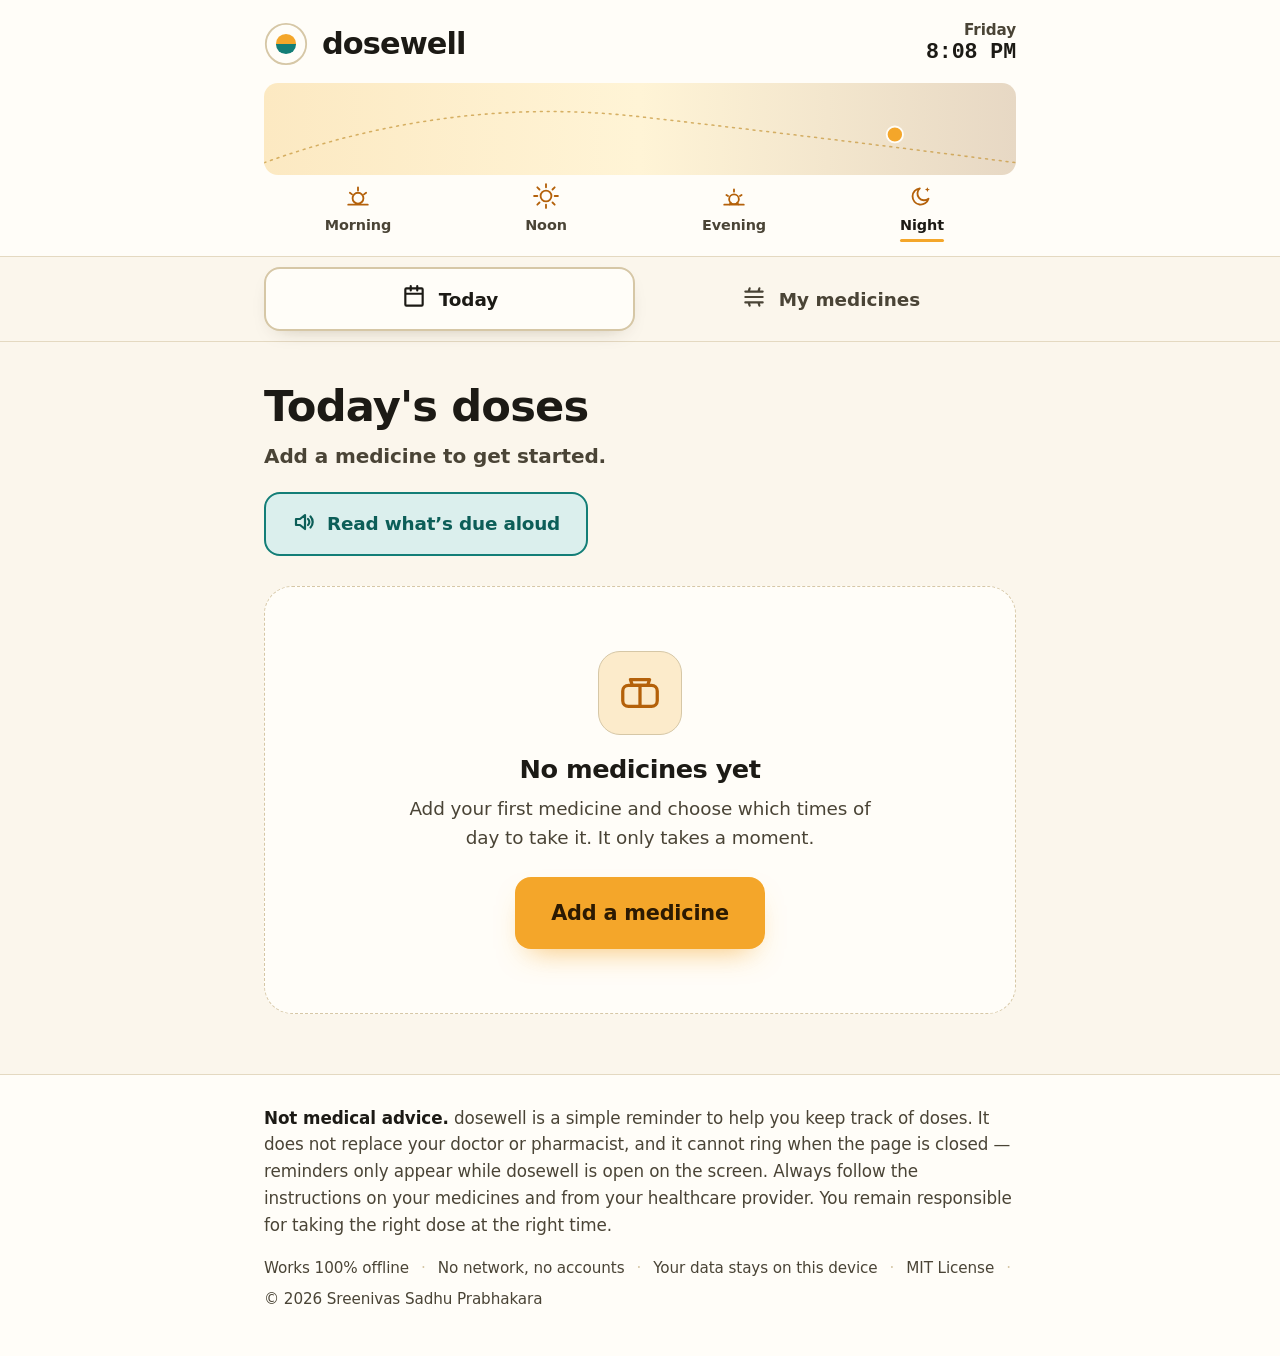
<file: index.html>
<!doctype html>
<html lang="en">
<head>
  <meta charset="utf-8">
  <meta name="viewport" content="width=device-width, initial-scale=1">
  <meta http-equiv="Content-Security-Policy" content="default-src 'self'; connect-src 'none'; img-src 'self' data:; base-uri 'none'; form-action 'none'; frame-ancestors 'none'; object-src 'none'">
  <title>dosewell — a gentle medication reminder for elders</title>
  <meta name="description" content="A big, calm, easy medication reminder. Add your medicines, choose Morning, Noon, Evening or Night, and tap one giant button when a dose is taken. Works fully offline, nothing leaves your device.">
  <meta name="color-scheme" content="light dark">
  <link rel="canonical" href="https://sreenivas-sadhu-prabhakara.github.io/dosewell/">
  <meta name="robots" content="index, follow, max-image-preview:large">
  <meta name="author" content="Sreenivas Sadhu Prabhakara">
  <meta name="keywords" content="medication reminder, pill reminder, elderly medication tracker, dose reminder app, senior friendly reminder, take your pills, caregiver medication list, offline pill tracker, large button medicine reminder">
  <meta name="theme-color" content="#FBF6EC" media="(prefers-color-scheme: light)">
  <meta name="theme-color" content="#1C1A15" media="(prefers-color-scheme: dark)">

  <!-- Open Graph -->
  <meta property="og:type" content="website">
  <meta property="og:site_name" content="dosewell">
  <meta property="og:title" content="dosewell — a gentle medication reminder for elders">
  <meta property="og:description" content="Add your medicines, choose Morning, Noon, Evening or Night, and tap one giant button when a dose is taken. Big, calm, and fully offline — nothing leaves your device.">
  <meta property="og:url" content="https://sreenivas-sadhu-prabhakara.github.io/dosewell/">
  <meta property="og:locale" content="en_US">
  <meta property="og:image" content="https://sreenivas-sadhu-prabhakara.github.io/dosewell/og-image.png">
  <meta property="og:image:width" content="1200">
  <meta property="og:image:height" content="630">
  <meta property="og:image:alt" content="dosewell — never miss a dose, one gentle tap at a time">

  <!-- Twitter -->
  <meta name="twitter:card" content="summary_large_image">
  <meta name="twitter:title" content="dosewell — a gentle medication reminder for elders">
  <meta name="twitter:description" content="Add your medicines, choose Morning, Noon, Evening or Night, and tap one giant button when a dose is taken. Big, calm, and fully offline.">
  <meta name="twitter:image" content="https://sreenivas-sadhu-prabhakara.github.io/dosewell/og-image.png">
  <meta name="twitter:image:alt" content="dosewell — never miss a dose, one gentle tap at a time">

  <link rel="stylesheet" href="styles.css">
  <link rel="icon" href="favicon.svg" type="image/svg+xml">
  <link rel="apple-touch-icon" href="apple-touch-icon.png">
  <link rel="manifest" href="manifest.webmanifest">

  <!-- Structured data (data block; not affected by script-src) -->
  <script type="application/ld+json">
  {
    "@context": "https://schema.org",
    "@type": "WebApplication",
    "name": "dosewell",
    "description": "A large-type, elder-friendly medication reminder. Add medicines, choose day-parts (Morning, Noon, Evening, Night), and mark each dose taken with one big button. Reminders can be read aloud. Runs fully offline in your browser; nothing is transmitted.",
    "url": "https://sreenivas-sadhu-prabhakara.github.io/dosewell/",
    "applicationCategory": "HealthApplication",
    "operatingSystem": "Any (modern web browser)",
    "browserRequirements": "Requires a modern web browser with JavaScript enabled.",
    "isAccessibleForFree": true,
    "offers": { "@type": "Offer", "price": "0", "priceCurrency": "USD" },
    "license": "https://opensource.org/licenses/MIT",
    "author": { "@type": "Person", "name": "Sreenivas Sadhu Prabhakara" },
    "softwareVersion": "0.1.0",
    "featureList": [
      "Add medicines with a dose note and an optional photo of the pill",
      "Simple day-parts instead of exact clock times: Morning, Noon, Evening, Night",
      "A large Today view grouped by time of day",
      "One giant Taken button per dose, saved per calendar day",
      "Progress line showing how many doses are taken today",
      "Read today's due doses aloud with the browser voice",
      "Runs 100% offline; data stays in your browser only"
    ]
  }
  </script>
  <script type="application/ld+json">
  {
    "@context": "https://schema.org",
    "@type": "FAQPage",
    "mainEntity": [
      {
        "@type": "Question",
        "name": "Will dosewell remind me even when the app is closed?",
        "acceptedAnswer": {
          "@type": "Answer",
          "text": "No. dosewell shows and can read out your doses only while the page is open on the screen. True background alarms that ring when the app is closed need a server and notifications, which are deliberately out of scope. Keep the page open, or use it alongside a phone alarm."
        }
      },
      {
        "@type": "Question",
        "name": "Is my medication list private?",
        "acceptedAnswer": {
          "@type": "Answer",
          "text": "Yes. Everything you enter, including any pill photo, is saved only in your own browser on your own device. dosewell makes no network requests at all, so nothing about your medicines is ever sent anywhere."
        }
      },
      {
        "@type": "Question",
        "name": "Do I have to set exact clock times?",
        "acceptedAnswer": {
          "@type": "Answer",
          "text": "No. dosewell uses four simple day-parts — Morning, Noon, Evening and Night — because they are easier to read and remember than exact times. You choose which day-parts each medicine is for."
        }
      },
      {
        "@type": "Question",
        "name": "Does the Taken button reset each day?",
        "acceptedAnswer": {
          "@type": "Answer",
          "text": "Yes. Every dose you mark as taken is recorded against today's date. When a new calendar day begins, the Today view starts fresh so you can track that day's doses."
        }
      },
      {
        "@type": "Question",
        "name": "Can dosewell take a photo of my pill?",
        "acceptedAnswer": {
          "@type": "Answer",
          "text": "If your device has a camera and you allow access, dosewell can capture a photo of the pill or box and show it as a thumbnail next to the medicine, so it is easy to recognise. The photo is stored only in your browser. You can always skip the photo."
        }
      }
    ]
  }
  </script>
</head>
<body>
  <a class="skip-link" href="#today">Skip to today's doses</a>

  <!-- ============ HEADER + DAY ARC (signature) ============ -->
  <header class="masthead" id="top">
    <div class="masthead__inner">
      <div class="brand">
        <svg class="brand__mark" viewBox="0 0 48 48" role="img" aria-label="dosewell">
          <circle cx="24" cy="24" r="22" fill="none" stroke="currentColor" stroke-width="2" class="brand__ring"></circle>
          <path d="M13 24a11 11 0 0 1 22 0z" class="brand__pill-top"></path>
          <path d="M13 24a11 11 0 0 0 22 0z" class="brand__pill-bot"></path>
        </svg>
        <span class="brand__word">dosewell</span>
      </div>
      <p class="brand__clock" id="clock" aria-live="off">
        <span class="brand__day" id="clockDay">Today</span>
        <span class="brand__time" id="clockTime">--:--</span>
      </p>
    </div>

    <!-- The day-arc: sun rises across Morning / Noon / Evening / Night -->
    <div class="dayarc" aria-hidden="true">
      <svg class="dayarc__svg" viewBox="0 0 1200 150" preserveAspectRatio="none" role="presentation">
        <defs>
          <linearGradient id="skyGrad" x1="0" y1="0" x2="1" y2="0">
            <stop offset="0" class="sky-a"></stop>
            <stop offset="0.5" class="sky-b"></stop>
            <stop offset="1" class="sky-c"></stop>
          </linearGradient>
        </defs>
        <rect x="0" y="0" width="1200" height="150" fill="url(#skyGrad)"></rect>
        <path class="dayarc__path" d="M0 130 Q 300 20 600 55 T 1200 130" fill="none"></path>
        <circle class="dayarc__now" id="dayarcNow" cx="0" cy="130" r="13"></circle>
      </svg>
      <div class="dayarc__marks">
        <span class="dayarc__mark" data-part="morning"><span class="dayarc__glyph">
          <svg viewBox="0 0 24 24" aria-hidden="true"><circle cx="12" cy="14" r="5"></circle><path d="M12 4v3M4.5 9l2 1.5M19.5 9l-2 1.5M3 20h18"></path></svg>
        </span><span class="dayarc__name">Morning</span></span>
        <span class="dayarc__mark" data-part="noon"><span class="dayarc__glyph">
          <svg viewBox="0 0 24 24" aria-hidden="true"><circle cx="12" cy="12" r="5"></circle><path d="M12 1v3M12 20v3M1 12h3M20 12h3M4 4l2 2M18 18l2 2M20 4l-2 2M6 18l-2 2"></path></svg>
        </span><span class="dayarc__name">Noon</span></span>
        <span class="dayarc__mark" data-part="evening"><span class="dayarc__glyph">
          <svg viewBox="0 0 24 24" aria-hidden="true"><circle cx="12" cy="15" r="4.5"></circle><path d="M12 6v2M5 11l1.5 1M19 11l-1.5 1M3 20h18M8 20l1-2M16 20l-1-2"></path></svg>
        </span><span class="dayarc__name">Evening</span></span>
        <span class="dayarc__mark" data-part="night"><span class="dayarc__glyph">
          <svg viewBox="0 0 24 24" aria-hidden="true"><path d="M18 14.5A7.5 7.5 0 1 1 10 5a6 6 0 0 0 8 9.5z"></path><path d="M17 4l.7 1.6L19.3 6l-1.6.7L17 8.3l-.7-1.6L14.7 6l1.6-.7z" class="dayarc__star"></path></svg>
        </span><span class="dayarc__name">Night</span></span>
      </div>
    </div>
  </header>

  <!-- ============ VIEW SWITCH ============ -->
  <nav class="viewnav" aria-label="Screens">
    <div class="viewnav__inner" role="tablist">
      <button type="button" class="viewtab is-active" id="tabToday" role="tab" aria-selected="true" aria-controls="today">
        <span class="viewtab__icon" aria-hidden="true">
          <svg viewBox="0 0 24 24"><path d="M5 4h14a1 1 0 0 1 1 1v14a1 1 0 0 1-1 1H5a1 1 0 0 1-1-1V5a1 1 0 0 1 1-1zM4 9h16M9 2v4M15 2v4"></path></svg>
        </span>
        Today
      </button>
      <button type="button" class="viewtab" id="tabManage" role="tab" aria-selected="false" aria-controls="manage">
        <span class="viewtab__icon" aria-hidden="true">
          <svg viewBox="0 0 24 24"><path d="M4 7h16M4 12h16M4 17h16M8 4l-1 3M17 4l-1 3M8 20l-1-3M17 20l-1-3"></path></svg>
        </span>
        My medicines
      </button>
    </div>
  </nav>

  <main>
    <!-- ============ TODAY VIEW ============ -->
    <section class="view view--today is-active" id="today" role="tabpanel" aria-labelledby="tabToday">
      <div class="wrap">
        <div class="today__head">
          <h1 class="today__title" id="todayTitle">Today's doses</h1>
          <p class="today__progress" id="todayProgress" aria-live="polite">Loading&hellip;</p>
        </div>

        <div class="today__actions">
          <button type="button" class="btn btn--speak" id="speakBtn">
            <span class="btn__icon" aria-hidden="true">
              <svg viewBox="0 0 24 24"><path d="M4 9v6h4l5 4V5L8 9H4z"></path><path d="M16 9a4 4 0 0 1 0 6M18.5 6.5a8 8 0 0 1 0 11"></path></svg>
            </span>
            Read what&rsquo;s due aloud
          </button>
        </div>

        <!-- doses grouped by day-part, filled by app.js -->
        <div class="doses" id="doses"></div>

        <!-- empty state, shown when no medicines exist -->
        <div class="empty" id="todayEmpty" hidden>
          <div class="empty__glyph" aria-hidden="true">
            <svg viewBox="0 0 24 24"><rect x="3" y="8" width="18" height="11" rx="3"></rect><path d="M12 8V19M7 5h10l-1 3H8z"></path></svg>
          </div>
          <h2 class="empty__title">No medicines yet</h2>
          <p class="empty__text">Add your first medicine and choose which times of day to take it. It only takes a moment.</p>
          <button type="button" class="btn btn--primary btn--big" id="emptyAddBtn">Add a medicine</button>
        </div>
      </div>
    </section>

    <!-- ============ MANAGE VIEW ============ -->
    <section class="view view--manage" id="manage" role="tabpanel" aria-labelledby="tabManage" hidden>
      <div class="wrap">
        <div class="manage__head">
          <h1 class="manage__title">My medicines</h1>
          <button type="button" class="btn btn--primary" id="addBtn">
            <span class="btn__icon" aria-hidden="true"><svg viewBox="0 0 24 24"><path d="M12 5v14M5 12h14"></path></svg></span>
            Add a medicine
          </button>
        </div>

        <ul class="medlist" id="medlist"></ul>

        <div class="empty" id="manageEmpty" hidden>
          <div class="empty__glyph" aria-hidden="true">
            <svg viewBox="0 0 24 24"><rect x="3" y="8" width="18" height="11" rx="3"></rect><path d="M12 8V19M7 5h10l-1 3H8z"></path></svg>
          </div>
          <h2 class="empty__title">Your list is empty</h2>
          <p class="empty__text">Add the medicines you take, one at a time. You can add a photo so each one is easy to recognise.</p>
        </div>
      </div>
    </section>
  </main>

  <!-- ============ ADD / EDIT DIALOG ============ -->
  <div class="sheet" id="sheet" role="dialog" aria-modal="true" aria-labelledby="sheetTitle" hidden>
    <div class="sheet__backdrop" id="sheetBackdrop"></div>
    <div class="sheet__panel" role="document">
      <div class="sheet__head">
        <h2 class="sheet__title" id="sheetTitle">Add a medicine</h2>
        <button type="button" class="iconbtn" id="sheetClose" aria-label="Close without saving">
          <svg viewBox="0 0 24 24" aria-hidden="true"><path d="M6 6l12 12M18 6L6 18"></path></svg>
        </button>
      </div>

      <form class="medform" id="medform" novalidate>
        <div class="field">
          <label class="field__label" for="medName">Medicine name</label>
          <input class="field__input" type="text" id="medName" name="medName" autocomplete="off" placeholder="For example, Metformin" required>
          <p class="field__error" id="nameError" hidden>Please type the name of the medicine.</p>
        </div>

        <div class="field">
          <label class="field__label" for="medNote">Dose note <span class="field__opt">(optional)</span></label>
          <input class="field__input" type="text" id="medNote" name="medNote" autocomplete="off" placeholder="For example, 1 tablet, after food">
        </div>

        <fieldset class="field field--parts">
          <legend class="field__label">Which times of day?</legend>
          <p class="field__hint">Choose one or more. These decide when the medicine appears in Today.</p>
          <div class="partpick">
            <label class="partchip" data-part="morning">
              <input type="checkbox" name="part" value="morning">
              <span class="partchip__face">
                <span class="partchip__glyph" aria-hidden="true"><svg viewBox="0 0 24 24"><circle cx="12" cy="14" r="5"></circle><path d="M12 4v3M4.5 9l2 1.5M19.5 9l-2 1.5M3 20h18"></path></svg></span>
                <span class="partchip__name">Morning</span>
              </span>
            </label>
            <label class="partchip" data-part="noon">
              <input type="checkbox" name="part" value="noon">
              <span class="partchip__face">
                <span class="partchip__glyph" aria-hidden="true"><svg viewBox="0 0 24 24"><circle cx="12" cy="12" r="5"></circle><path d="M12 1v3M12 20v3M1 12h3M20 12h3M4 4l2 2M18 18l2 2M20 4l-2 2M6 18l-2 2"></path></svg></span>
                <span class="partchip__name">Noon</span>
              </span>
            </label>
            <label class="partchip" data-part="evening">
              <input type="checkbox" name="part" value="evening">
              <span class="partchip__face">
                <span class="partchip__glyph" aria-hidden="true"><svg viewBox="0 0 24 24"><circle cx="12" cy="15" r="4.5"></circle><path d="M12 6v2M5 11l1.5 1M19 11l-1.5 1M3 20h18M8 20l1-2M16 20l-1-2"></path></svg></span>
                <span class="partchip__name">Evening</span>
              </span>
            </label>
            <label class="partchip" data-part="night">
              <input type="checkbox" name="part" value="night">
              <span class="partchip__face">
                <span class="partchip__glyph" aria-hidden="true"><svg viewBox="0 0 24 24"><path d="M18 14.5A7.5 7.5 0 1 1 10 5a6 6 0 0 0 8 9.5z"></path></svg></span>
                <span class="partchip__name">Night</span>
              </span>
            </label>
          </div>
          <p class="field__error" id="partsError" hidden>Please choose at least one time of day.</p>
        </fieldset>

        <fieldset class="field field--photo">
          <legend class="field__label">Photo of the pill <span class="field__opt">(optional)</span></legend>
          <p class="field__hint" id="photoHint">A photo makes each medicine easy to recognise. It stays on this device.</p>

          <div class="photo">
            <div class="photo__stage" id="photoStage">
              <video class="photo__video" id="photoVideo" playsinline muted hidden></video>
              <canvas class="photo__canvas" id="photoCanvas" hidden></canvas>
              <img class="photo__preview" id="photoPreview" alt="Captured photo of the medicine" hidden>
              <div class="photo__placeholder" id="photoPlaceholder">
                <svg viewBox="0 0 24 24" aria-hidden="true"><path d="M4 7h3l1.5-2h7L18 7h2a1 1 0 0 1 1 1v10a1 1 0 0 1-1 1H4a1 1 0 0 1-1-1V8a1 1 0 0 1 1-1z"></path><circle cx="12" cy="13" r="3.5"></circle></svg>
                <span>No photo yet</span>
              </div>
            </div>

            <div class="photo__controls">
              <button type="button" class="btn btn--soft" id="cameraBtn">Use camera</button>
              <button type="button" class="btn btn--primary" id="captureBtn" hidden>Capture photo</button>
              <button type="button" class="btn btn--soft" id="retakeBtn" hidden>Retake</button>
              <button type="button" class="btn btn--quiet" id="clearPhotoBtn" hidden>Remove photo</button>
            </div>
            <p class="photo__msg" id="photoMsg" role="status" hidden></p>
          </div>
        </fieldset>

        <div class="medform__actions">
          <button type="submit" class="btn btn--primary btn--big" id="saveBtn">Save medicine</button>
          <button type="button" class="btn btn--quiet" id="cancelBtn">Cancel</button>
        </div>
      </form>
    </div>
  </div>

  <!-- ============ FOOTER ============ -->
  <footer class="foot">
    <div class="foot__inner">
      <p class="foot__disclaimer">
        <strong>Not medical advice.</strong> dosewell is a simple reminder to help you keep track of doses.
        It does not replace your doctor or pharmacist, and it cannot ring when the page is closed &mdash;
        reminders only appear while dosewell is open on the screen. Always follow the instructions on your
        medicines and from your healthcare provider. You remain responsible for taking the right dose at the right time.
      </p>
      <p class="foot__meta">
        <span>Works 100% offline</span><span class="foot__dot">&middot;</span>
        <span>No network, no accounts</span><span class="foot__dot">&middot;</span>
        <span>Your data stays on this device</span><span class="foot__dot">&middot;</span>
        <span>MIT&nbsp;License</span><span class="foot__dot">&middot;</span>
        <span>&copy; 2026 Sreenivas&nbsp;Sadhu&nbsp;Prabhakara</span>
      </p>
    </div>
  </footer>

  <!-- live region for spoken/status announcements -->
  <p class="sr-only" id="live" aria-live="polite"></p>

  <script src="app.js" defer></script>
</body>
</html>
</file>
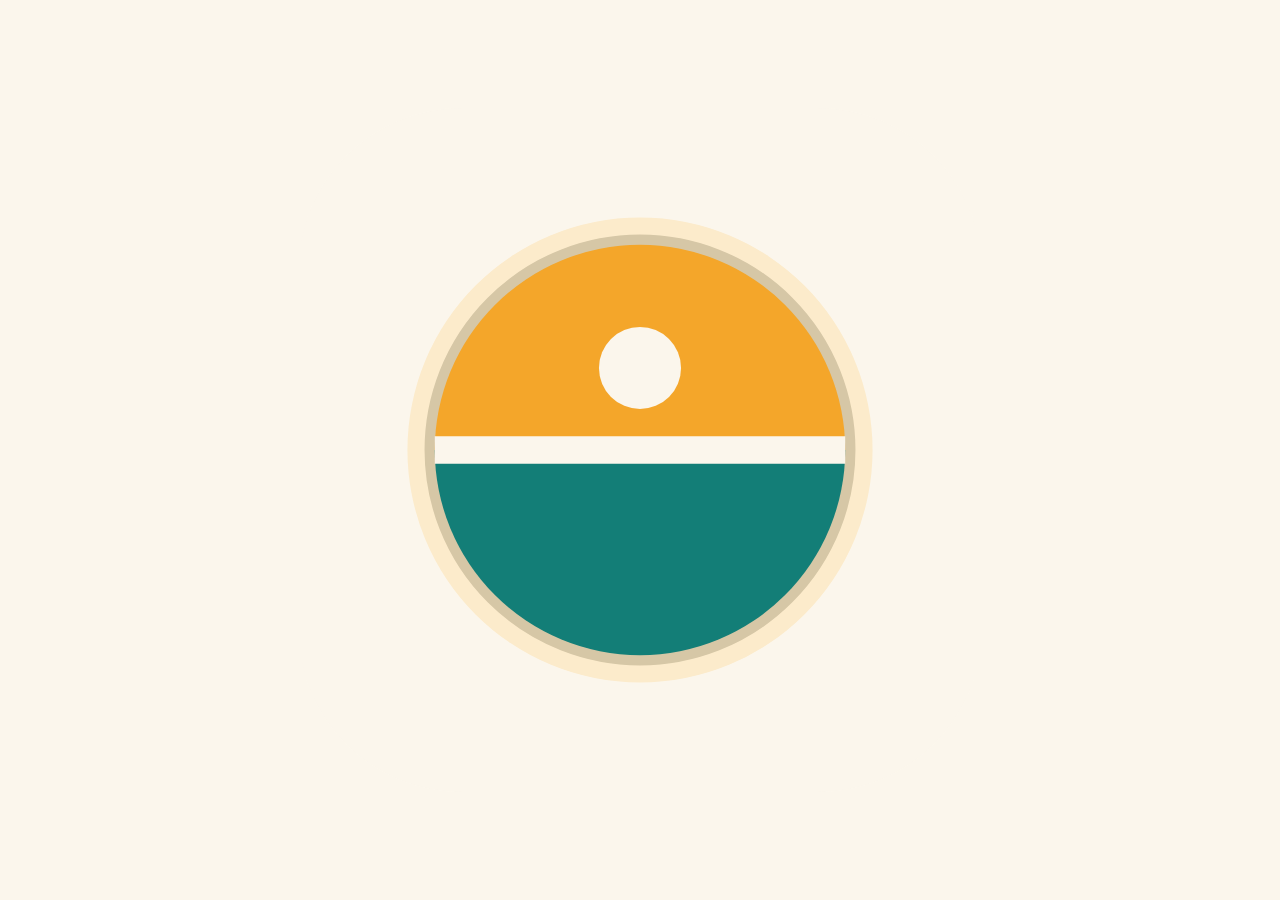
<file: assets/icon.html>
<!doctype html>
<html lang="en">
<head>
<meta charset="utf-8">
<style>
  * { box-sizing: border-box; margin: 0; padding: 0; }
  html, body { width: 100%; height: 100%; overflow: hidden; }
  body { display: grid; place-items: center; background: #FBF6EC; }
  /* ~12% safe padding -> mark fills the middle */
  .icon { width: 76vmin; height: 76vmin; display: block; }
</style>
</head>
<body>
  <svg class="icon" viewBox="0 0 100 100" aria-hidden="true">
    <!-- rounded warm tile -->
    <rect width="100" height="100" rx="24" fill="#FBF6EC"/>
    <!-- soft sunrise wash behind -->
    <circle cx="50" cy="50" r="34" fill="#FCEBCB"/>
    <!-- the split pill: amber over teal, a horizon line through it -->
    <circle cx="50" cy="50" r="30" fill="none" stroke="#D6C7A6" stroke-width="3"/>
    <path d="M20 50a30 30 0 0 1 60 0z" fill="#F4A62A"/>
    <path d="M20 50a30 30 0 0 0 60 0z" fill="#137E77"/>
    <line x1="20" y1="50" x2="80" y2="50" stroke="#FBF6EC" stroke-width="4"/>
    <!-- small rising sun mark on the amber half -->
    <circle cx="50" cy="38" r="6" fill="#FBF6EC"/>
  </svg>
</body>
</html>
</file>
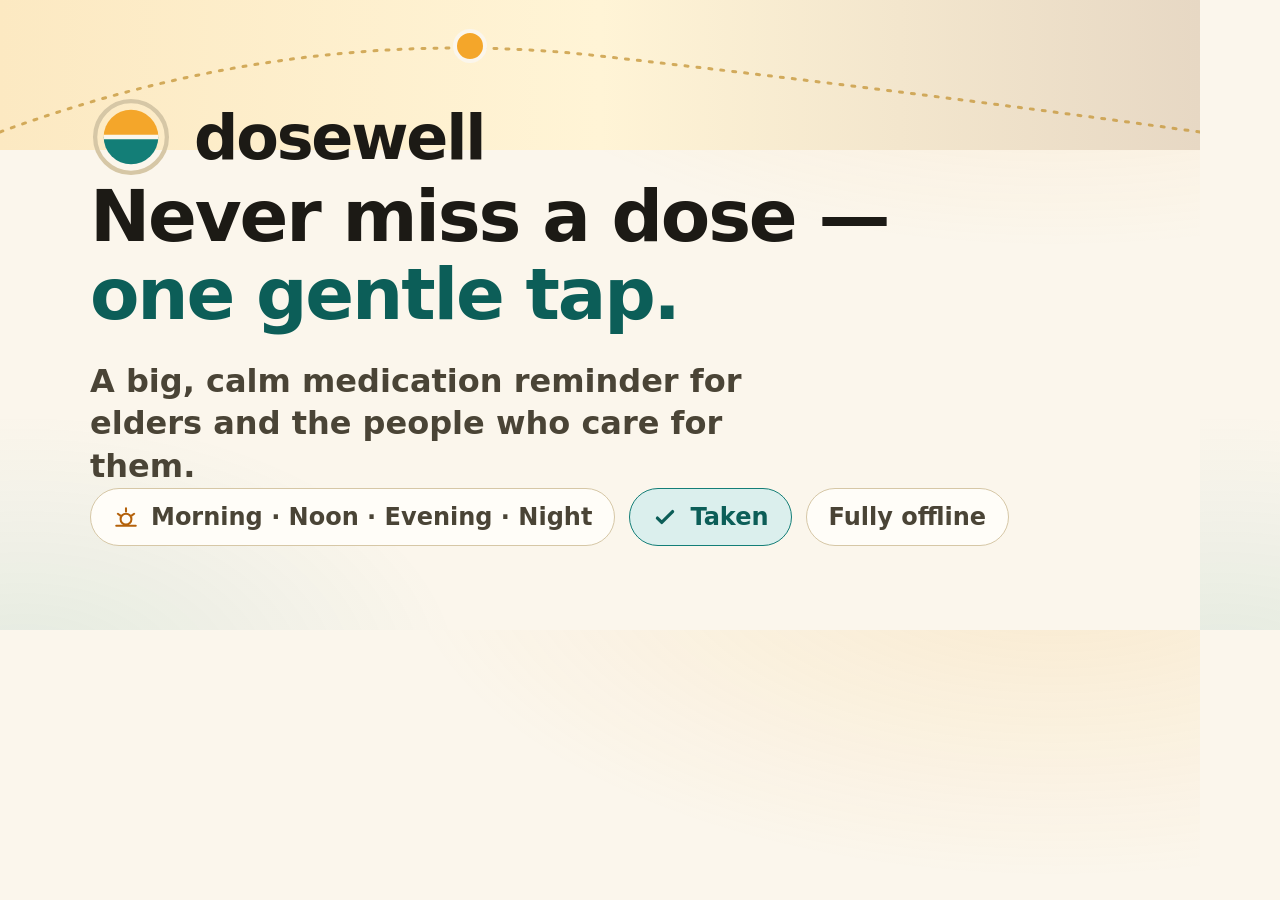
<file: assets/og.html>
<!doctype html>
<html lang="en">
<head>
<meta charset="utf-8">
<style>
  :root {
    --cream:  #FBF6EC;
    --card:   #FFFDF8;
    --ink:    #1C1A15;
    --ink-soft:#4A4436;
    --line:   #E4D9C1;
    --line-2: #D6C7A6;
    --amber:  #F4A62A;
    --amber-deep:#B4610A;
    --amber-tint:#FCEBCB;
    --teal:   #137E77;
    --teal-deep:#0C5E58;
    --teal-tint:#DBEFED;
    --sans: system-ui, -apple-system, "Segoe UI", Roboto, "Helvetica Neue", Arial, sans-serif;
    --num:  ui-monospace, "SF Mono", Menlo, Consolas, monospace;
  }
  * { box-sizing: border-box; margin: 0; padding: 0; }
  html, body { width: 1200px; height: 630px; overflow: hidden; }
  body {
    position: relative;
    background:
      radial-gradient(1100px 560px at 88% -14%, rgba(244,166,42,0.16), transparent 60%),
      radial-gradient(760px 460px at 2% 108%, rgba(19,126,119,0.10), transparent 58%),
      var(--cream);
    font-family: var(--sans);
    color: var(--ink);
    -webkit-font-smoothing: antialiased;
  }

  /* day-arc sky ribbon along the top — the dosewell signature */
  .sky {
    position: absolute; top: 0; left: 0; width: 1200px; height: 150px;
  }
  .sky rect { }
  .arc { fill: none; stroke: #C99A3F; stroke-width: 3; stroke-dasharray: 3 9; stroke-linecap: round; opacity: 0.8; }
  .sun { fill: var(--amber); stroke: var(--cream); stroke-width: 4; }

  .frame {
    position: absolute; inset: 0;
    padding: 96px 90px 84px;
    display: flex; flex-direction: column; justify-content: space-between;
  }

  .brand { display: flex; align-items: center; gap: 22px; }
  .mark { width: 82px; height: 82px; flex: none; }
  .wordmark { font-size: 62px; font-weight: 800; letter-spacing: -0.035em; color: var(--ink); }

  .headline { max-width: 940px; }
  .headline h1 {
    font-size: 72px; font-weight: 800; letter-spacing: -0.03em; line-height: 1.08; color: var(--ink);
  }
  .headline .tap { color: var(--teal-deep); }
  .headline p {
    margin-top: 26px; font-size: 32px; font-weight: 600; color: var(--ink-soft);
    line-height: 1.34; max-width: 30ch;
  }

  .chips { display: flex; align-items: center; gap: 14px; }
  .chip {
    display: inline-flex; align-items: center; gap: 12px;
    padding: 14px 22px; border-radius: 999px;
    background: var(--card); border: 1px solid var(--line-2);
    font-size: 24px; font-weight: 700; color: var(--ink-soft);
  }
  .chip .g { width: 26px; height: 26px; display: block; }
  .chip .g svg { width: 26px; height: 26px; fill: none; stroke: var(--amber-deep); stroke-width: 1.9; stroke-linecap: round; stroke-linejoin: round; }
  .chip--taken {
    background: var(--teal-tint); border-color: var(--teal); color: var(--teal-deep);
  }
  .chip--taken .check { width: 26px; height: 26px; }
  .chip--taken .check svg { width: 26px; height: 26px; fill: none; stroke: var(--teal-deep); stroke-width: 3; stroke-linecap: round; stroke-linejoin: round; }
</style>
</head>
<body>
  <svg class="sky" viewBox="0 0 1200 150" preserveAspectRatio="none" aria-hidden="true">
    <defs>
      <linearGradient id="sky" x1="0" y1="0" x2="1" y2="0">
        <stop offset="0" stop-color="#FCE9C2"/>
        <stop offset="0.5" stop-color="#FFF4D6"/>
        <stop offset="1" stop-color="#E7D8C4"/>
      </linearGradient>
    </defs>
    <rect x="0" y="0" width="1200" height="150" fill="url(#sky)"/>
    <path class="arc" d="M0 132 Q 300 22 600 56 T 1200 132"/>
    <circle class="sun" cx="470" cy="46" r="15"/>
  </svg>

  <div class="frame">
    <div class="brand">
      <svg class="mark" viewBox="0 0 48 48" aria-hidden="true">
        <circle cx="24" cy="24" r="21" fill="none" stroke="#D6C7A6" stroke-width="2.5"/>
        <path d="M8 24a16 16 0 0 1 32 0z" fill="#F4A62A"/>
        <path d="M8 24a16 16 0 0 0 32 0z" fill="#137E77"/>
        <line x1="8" y1="24" x2="40" y2="24" stroke="#FBF6EC" stroke-width="2.5"/>
      </svg>
      <span class="wordmark">dosewell</span>
    </div>

    <div class="headline">
      <h1>Never miss a dose &mdash;<br><span class="tap">one gentle tap.</span></h1>
      <p>A big, calm medication reminder for elders and the people who care for them.</p>
    </div>

    <div class="chips">
      <span class="chip"><span class="g"><svg viewBox="0 0 24 24"><circle cx="12" cy="14" r="5"/><path d="M12 4v3M4.5 9l2 1.5M19.5 9l-2 1.5M3 20h18"/></svg></span>Morning &middot; Noon &middot; Evening &middot; Night</span>
      <span class="chip chip--taken"><span class="check"><svg viewBox="0 0 24 24"><path d="M5 13l4 4L19 7"/></svg></span>Taken</span>
      <span class="chip">Fully offline</span>
    </div>
  </div>
</body>
</html>
</file>
<file: styles.css>
/* ============================================================
   dosewell — warm, oversized, reassuring.
   Sunrise amber + deep ink on soft cream; teal for "taken".
   Light-first (elder default), full dark mode below.
   ============================================================ */

:root {
  /* light — the default */
  --cream:    #FBF6EC;   /* page */
  --card:     #FFFDF8;   /* raised surfaces */
  --card-2:   #F5EEDE;   /* insets */
  --ink:      #1C1A15;   /* text (AAA on cream) */
  --ink-soft: #4A4436;   /* secondary text (AAA large / AA small on cream) */
  --line:     #E4D9C1;   /* hairlines */
  --line-2:   #D6C7A6;

  --amber:      #F4A62A; /* sunrise / primary action */
  --amber-deep: #B4610A; /* amber text on light (AAA-safe) */
  --amber-tint: #FCEBCB;
  --teal:       #137E77; /* the "taken / done" state */
  --teal-deep:  #0C5E58;
  --teal-tint:  #DBEFED;
  --clay:       #B23A17; /* gentle alert / delete */
  --clay-tint:  #F7E2DA;

  /* day-arc sky (light) */
  --sky-morning: #FCE9C2;
  --sky-noon:    #FFF4D6;
  --sky-evening: #F6D9BE;
  --sky-night:   #E7D8C4;
  --arc-line:    #C99A3F;
  --sun:         #F4A62A;

  --sans: system-ui, -apple-system, "Segoe UI", Roboto, "Helvetica Neue", Arial, sans-serif;
  --num:  ui-monospace, "SF Mono", "Segoe UI Mono", Menlo, Consolas, monospace;

  --radius:   20px;
  --radius-sm:14px;
  --radius-lg:28px;
  --wrap:     820px;
  --shadow:   0 22px 50px -30px rgba(60, 42, 10, 0.45);
  --shadow-sm:0 8px 22px -14px rgba(60, 42, 10, 0.4);
  --ease:     cubic-bezier(0.22, 0.61, 0.36, 1);

  --tap: 64px; /* minimum touch target height */
}

@media (prefers-color-scheme: dark) {
  :root {
    --cream:    #1C1A15;
    --card:     #262219;
    --card-2:   #201D15;
    --ink:      #F7F0E1;
    --ink-soft: #C9BFA8;
    --line:     #3B352A;
    --line-2:   #4A4234;

    --amber:      #F7B23F;
    --amber-deep: #F9C775; /* amber text on dark */
    --amber-tint: #37301F;
    --teal:       #35B8AE;
    --teal-deep:  #6FD8CF;
    --teal-tint:  #1B2E2C;
    --clay:       #E8724E;
    --clay-tint:  #33241E;

    --sky-morning: #33291A;
    --sky-noon:    #3A2F1B;
    --sky-evening: #34261B;
    --sky-night:   #211B14;
    --arc-line:    #7A5E2A;
    --sun:         #F7B23F;

    --shadow:   0 22px 50px -30px rgba(0, 0, 0, 0.7);
    --shadow-sm:0 8px 22px -14px rgba(0, 0, 0, 0.6);
  }
}

* { box-sizing: border-box; }
html { -webkit-text-size-adjust: 100%; }

body {
  margin: 0;
  background: var(--cream);
  color: var(--ink);
  font-family: var(--sans);
  font-size: 20px;            /* oversized body baseline */
  line-height: 1.55;
  letter-spacing: -0.005em;
  -webkit-font-smoothing: antialiased;
  text-rendering: optimizeLegibility;
}

h1, h2, h3 { margin: 0; font-weight: 800; letter-spacing: -0.02em; line-height: 1.12; }
p { margin: 0; }

.sr-only {
  position: absolute; width: 1px; height: 1px;
  padding: 0; margin: -1px; overflow: hidden;
  clip: rect(0 0 0 0); white-space: nowrap; border: 0;
}

.wrap { max-width: var(--wrap); margin: 0 auto; padding: 0 clamp(18px, 5vw, 34px); }

.skip-link {
  position: absolute; left: 14px; top: -80px;
  background: var(--amber); color: #2a1a02;
  padding: 14px 22px; border-radius: 12px; font-weight: 800; font-size: 1.1rem;
  z-index: 60; transition: top 0.18s var(--ease); text-decoration: none;
}
.skip-link:focus { top: 14px; }

/* --- shared strong focus ring (AAA visible) --- */
a:focus-visible,
button:focus-visible,
input:focus-visible,
.partchip:focus-within,
.viewtab:focus-visible {
  outline: 4px solid var(--teal);
  outline-offset: 3px;
  border-radius: 10px;
}

/* ============================================================
   MASTHEAD + DAY ARC (the signature)
   ============================================================ */
.masthead {
  background: var(--card);
  border-bottom: 1px solid var(--line);
}
.masthead__inner {
  max-width: var(--wrap);
  margin: 0 auto;
  padding: 20px clamp(18px, 5vw, 34px) 16px;
  display: flex; align-items: center; justify-content: space-between; gap: 16px;
  flex-wrap: wrap;
}
.brand { display: flex; align-items: center; gap: 14px; color: var(--amber); }
.brand__mark { width: 44px; height: 44px; flex: none; }
.brand__ring { color: var(--line-2); }
.brand__pill-top { fill: var(--amber); }
.brand__pill-bot { fill: var(--teal); }
.brand__word {
  font-size: 1.9rem; font-weight: 800; letter-spacing: -0.03em;
  color: var(--ink);
}
.brand__clock {
  display: flex; flex-direction: column; align-items: flex-end; gap: 2px;
  line-height: 1.1;
}
.brand__day { font-size: 0.95rem; font-weight: 700; color: var(--ink-soft); }
.brand__time {
  font-family: var(--num); font-variant-numeric: tabular-nums;
  font-size: 1.35rem; font-weight: 700; color: var(--ink);
}

.dayarc {
  position: relative;
  max-width: var(--wrap);
  margin: 0 auto;
  padding: 0 clamp(18px, 5vw, 34px) 14px;
}
.dayarc__svg {
  display: block; width: 100%; height: 92px;
  border-radius: var(--radius-sm);
  overflow: hidden;
}
.sky-a { stop-color: var(--sky-morning); }
.sky-b { stop-color: var(--sky-noon); }
.sky-c { stop-color: var(--sky-night); }
.dayarc__path { stroke: var(--arc-line); stroke-width: 2.5; stroke-dasharray: 3 8; stroke-linecap: round; opacity: 0.75; }
.dayarc__now { fill: var(--sun); stroke: var(--card); stroke-width: 3; transition: cx 0.8s var(--ease), cy 0.8s var(--ease); }

.dayarc__marks {
  display: grid; grid-template-columns: repeat(4, 1fr);
  margin-top: 8px;
}
.dayarc__mark {
  display: flex; flex-direction: column; align-items: center; gap: 5px;
  font-size: 0.9rem; font-weight: 700; color: var(--ink-soft);
}
.dayarc__glyph svg {
  width: 26px; height: 26px; display: block;
  fill: none; stroke: var(--amber-deep); stroke-width: 1.7;
  stroke-linecap: round; stroke-linejoin: round;
}
.dayarc__star { fill: var(--amber-deep); stroke: none; }
.dayarc__mark.is-now { color: var(--ink); }
.dayarc__mark.is-now .dayarc__glyph svg { stroke: var(--amber-deep); }
.dayarc__mark.is-now .dayarc__name::after {
  content: ""; display: block; height: 3px; border-radius: 3px;
  background: var(--amber); margin-top: 3px;
}

/* ============================================================
   VIEW NAV (tabs)
   ============================================================ */
.viewnav {
  position: sticky; top: 0; z-index: 30;
  background: color-mix(in srgb, var(--cream) 92%, transparent);
  backdrop-filter: blur(8px); -webkit-backdrop-filter: blur(8px);
  border-bottom: 1px solid var(--line);
}
.viewnav__inner {
  max-width: var(--wrap); margin: 0 auto;
  padding: 10px clamp(18px, 5vw, 34px);
  display: flex; gap: 10px;
}
.viewtab {
  flex: 1;
  display: inline-flex; align-items: center; justify-content: center; gap: 12px;
  min-height: var(--tap);
  padding: 12px 18px;
  font-family: var(--sans); font-size: 1.15rem; font-weight: 700;
  color: var(--ink-soft);
  background: transparent;
  border: 2px solid transparent;
  border-radius: 16px;
  cursor: pointer;
  transition: background 0.16s var(--ease), color 0.16s var(--ease), border-color 0.16s var(--ease);
}
.viewtab__icon svg { width: 26px; height: 26px; fill: none; stroke: currentColor; stroke-width: 2; stroke-linecap: round; stroke-linejoin: round; }
.viewtab:hover { color: var(--ink); background: var(--card-2); }
.viewtab.is-active {
  color: var(--ink);
  background: var(--card);
  border-color: var(--line-2);
  box-shadow: var(--shadow-sm);
}

/* ============================================================
   VIEWS
   ============================================================ */
.view { display: none; padding: clamp(22px, 4vw, 40px) 0 40px; }
.view.is-active { display: block; }

/* ---- TODAY ---- */
.today__head { margin-bottom: 6px; }
.today__title { font-size: clamp(1.9rem, 5vw, 2.7rem); }
.today__progress {
  margin-top: 10px;
  font-size: 1.25rem; font-weight: 700; color: var(--ink-soft);
}
.today__progress b { color: var(--teal-deep); font-family: var(--num); font-variant-numeric: tabular-nums; }
.today__progress.is-complete { color: var(--teal-deep); }

.today__actions { margin: 20px 0 8px; }

/* day-part group */
.doses { display: flex; flex-direction: column; gap: 22px; margin-top: 22px; }
.dosegroup {
  background: var(--card);
  border: 1px solid var(--line);
  border-radius: var(--radius);
  box-shadow: var(--shadow-sm);
  overflow: hidden;
}
.dosegroup__head {
  display: flex; align-items: center; gap: 14px;
  padding: 16px 20px;
  border-bottom: 1px solid var(--line);
  background: var(--card-2);
}
.dosegroup__glyph {
  flex: none; width: 46px; height: 46px; border-radius: 13px;
  display: grid; place-items: center;
  background: var(--amber-tint);
  border: 1px solid var(--line-2);
}
.dosegroup__glyph svg { width: 27px; height: 27px; fill: none; stroke: var(--amber-deep); stroke-width: 1.8; stroke-linecap: round; stroke-linejoin: round; }
.dosegroup__glyph .dayarc__star { fill: var(--amber-deep); stroke: none; }
.dosegroup__title { font-size: 1.4rem; }
.dosegroup__count {
  margin-left: auto;
  font-family: var(--num); font-variant-numeric: tabular-nums;
  font-size: 1rem; font-weight: 700; color: var(--ink-soft);
  background: var(--card); border: 1px solid var(--line-2);
  padding: 5px 12px; border-radius: 999px;
}
.dosegroup__list { list-style: none; margin: 0; padding: 10px; display: flex; flex-direction: column; gap: 10px; }

/* a single dose row */
.dose {
  display: grid;
  grid-template-columns: auto 1fr auto;
  align-items: center;
  gap: 16px;
  padding: 14px;
  border-radius: var(--radius-sm);
  background: var(--card);
  border: 1px solid var(--line);
  transition: background 0.2s var(--ease), border-color 0.2s var(--ease);
}
.dose__thumb {
  flex: none; width: 64px; height: 64px; border-radius: 14px;
  object-fit: cover; background: var(--card-2);
  border: 1px solid var(--line-2);
}
.dose__thumb--blank {
  display: grid; place-items: center;
}
.dose__thumb--blank svg { width: 30px; height: 30px; fill: none; stroke: var(--line-2); stroke-width: 1.8; }
.dose__body { min-width: 0; }
.dose__name { font-size: 1.35rem; font-weight: 800; line-height: 1.2; }
.dose__note { margin-top: 3px; font-size: 1.05rem; color: var(--ink-soft); }

/* the giant TAKEN button */
.taken {
  flex: none;
  min-width: 128px;
  min-height: var(--tap);
  display: inline-flex; align-items: center; justify-content: center; gap: 10px;
  padding: 14px 22px;
  font-family: var(--sans); font-size: 1.2rem; font-weight: 800;
  color: var(--teal-deep);
  background: var(--card);
  border: 3px solid var(--teal);
  border-radius: 16px;
  cursor: pointer;
  transition: transform 0.1s var(--ease), background 0.16s var(--ease), color 0.16s var(--ease);
}
.taken__check { width: 26px; height: 26px; flex: none; }
.taken__check svg { width: 100%; height: 100%; fill: none; stroke: currentColor; stroke-width: 3; stroke-linecap: round; stroke-linejoin: round; }
.taken:hover { background: var(--teal-tint); }
.taken:active { transform: scale(0.97); }

/* taken state */
.dose.is-taken { background: var(--teal-tint); border-color: var(--teal); }
.dose.is-taken .dose__name { color: var(--teal-deep); }
.dose.is-taken .taken {
  background: var(--teal); color: #fff; border-color: var(--teal);
}
@media (prefers-color-scheme: dark) {
  .dose.is-taken .taken { color: #0d2321; }
}

/* ============================================================
   MANAGE
   ============================================================ */
.manage__head {
  display: flex; align-items: center; justify-content: space-between; gap: 16px;
  flex-wrap: wrap; margin-bottom: 22px;
}
.manage__title { font-size: clamp(1.9rem, 5vw, 2.7rem); }

.medlist { list-style: none; margin: 0; padding: 0; display: flex; flex-direction: column; gap: 14px; }
.medcard {
  display: grid; grid-template-columns: auto 1fr auto; align-items: center; gap: 16px;
  background: var(--card); border: 1px solid var(--line); border-radius: var(--radius);
  padding: 16px; box-shadow: var(--shadow-sm);
}
.medcard__thumb {
  flex: none; width: 72px; height: 72px; border-radius: 16px;
  object-fit: cover; background: var(--card-2); border: 1px solid var(--line-2);
}
.medcard__thumb--blank { display: grid; place-items: center; }
.medcard__thumb--blank svg { width: 34px; height: 34px; fill: none; stroke: var(--line-2); stroke-width: 1.8; }
.medcard__body { min-width: 0; }
.medcard__name { font-size: 1.4rem; font-weight: 800; }
.medcard__note { margin-top: 3px; font-size: 1.05rem; color: var(--ink-soft); }
.medcard__parts { margin-top: 10px; display: flex; flex-wrap: wrap; gap: 8px; }
.parttag {
  display: inline-flex; align-items: center; gap: 7px;
  font-size: 0.95rem; font-weight: 700; color: var(--amber-deep);
  background: var(--amber-tint); border: 1px solid var(--line-2);
  padding: 5px 12px; border-radius: 999px;
}
.parttag svg { width: 17px; height: 17px; fill: none; stroke: currentColor; stroke-width: 1.8; }
.parttag .dayarc__star { fill: currentColor; stroke: none; }
.medcard__actions { display: flex; flex-direction: column; gap: 10px; }

/* ============================================================
   EMPTY STATES
   ============================================================ */
.empty {
  text-align: center;
  padding: clamp(30px, 8vw, 64px) 20px;
  background: var(--card); border: 1px dashed var(--line-2); border-radius: var(--radius-lg);
  margin-top: 8px;
}
.empty__glyph {
  width: 84px; height: 84px; margin: 0 auto 20px;
  display: grid; place-items: center;
  border-radius: 22px; background: var(--amber-tint); border: 1px solid var(--line-2);
}
.empty__glyph svg { width: 46px; height: 46px; fill: none; stroke: var(--amber-deep); stroke-width: 1.7; stroke-linecap: round; stroke-linejoin: round; }
.empty__title { font-size: 1.6rem; }
.empty__text { margin: 12px auto 24px; max-width: 42ch; font-size: 1.15rem; color: var(--ink-soft); }

/* ============================================================
   BUTTONS
   ============================================================ */
.btn {
  display: inline-flex; align-items: center; justify-content: center; gap: 11px;
  min-height: var(--tap);
  padding: 15px 26px;
  font-family: var(--sans); font-size: 1.15rem; font-weight: 800;
  letter-spacing: -0.01em;
  border-radius: 16px; border: 2px solid transparent;
  cursor: pointer;
  transition: transform 0.1s var(--ease), background 0.16s var(--ease), border-color 0.16s var(--ease), box-shadow 0.16s var(--ease);
}
.btn:active { transform: translateY(1px); }
.btn__icon svg { width: 24px; height: 24px; fill: none; stroke: currentColor; stroke-width: 2.2; stroke-linecap: round; stroke-linejoin: round; }
.btn--big { font-size: 1.3rem; min-height: 72px; padding: 18px 34px; }

.btn--primary {
  background: var(--amber); color: #2c1a02;
  box-shadow: 0 14px 30px -14px rgba(244, 166, 42, 0.7);
}
.btn--primary:hover { background: #ffb742; }

.btn--speak {
  background: var(--teal-tint); color: var(--teal-deep);
  border-color: var(--teal);
}
.btn--speak:hover { background: var(--teal); color: #fff; }
.btn--speak.is-speaking { background: var(--teal); color: #fff; }
@media (prefers-color-scheme: dark) {
  .btn--speak:hover, .btn--speak.is-speaking { color: #0d2321; }
}

.btn--soft {
  background: var(--card-2); color: var(--ink); border-color: var(--line-2);
}
.btn--soft:hover { border-color: var(--ink-soft); }

.btn--quiet {
  background: transparent; color: var(--ink-soft); border-color: var(--line-2);
}
.btn--quiet:hover { color: var(--ink); background: var(--card-2); }

.btn--danger {
  background: transparent; color: var(--clay); border-color: var(--clay);
}
.btn--danger:hover { background: var(--clay-tint); }

.iconbtn {
  width: 52px; height: 52px; flex: none;
  display: grid; place-items: center;
  background: var(--card-2); border: 1px solid var(--line-2); border-radius: 14px;
  color: var(--ink); cursor: pointer;
  transition: background 0.15s var(--ease);
}
.iconbtn:hover { background: var(--line); }
.iconbtn svg { width: 24px; height: 24px; fill: none; stroke: currentColor; stroke-width: 2.4; stroke-linecap: round; }

/* small edit/delete buttons in medcard */
.medcard__actions .btn { min-height: 52px; padding: 10px 18px; font-size: 1rem; }

/* ============================================================
   ADD / EDIT SHEET (dialog)
   ============================================================ */
.sheet { position: fixed; inset: 0; z-index: 80; display: grid; }
.sheet[hidden] { display: none; }
.sheet__backdrop {
  position: absolute; inset: 0;
  background: rgba(28, 26, 21, 0.55);
  -webkit-backdrop-filter: blur(2px); backdrop-filter: blur(2px);
}
.sheet__panel {
  position: relative;
  margin: auto;
  width: min(560px, 100%);
  max-height: 92vh;
  overflow-y: auto;
  background: var(--card);
  border: 1px solid var(--line-2);
  border-radius: var(--radius-lg);
  box-shadow: var(--shadow);
  padding: clamp(20px, 4vw, 30px);
}
@media (max-width: 560px) {
  .sheet { align-items: end; }
  .sheet__panel {
    margin: 0; width: 100%; max-height: 94vh;
    border-radius: var(--radius-lg) var(--radius-lg) 0 0;
  }
}
.sheet__head { display: flex; align-items: center; justify-content: space-between; gap: 14px; margin-bottom: 18px; }
.sheet__title { font-size: 1.7rem; }

/* form fields */
.medform { display: flex; flex-direction: column; gap: 22px; }
.field { border: 0; padding: 0; margin: 0; min-width: 0; }
.field__label {
  display: block; font-size: 1.15rem; font-weight: 800; color: var(--ink);
  margin-bottom: 8px; padding: 0;
}
.field__opt { font-weight: 600; color: var(--ink-soft); }
.field__hint { font-size: 1rem; color: var(--ink-soft); margin: -2px 0 12px; }
.field__input {
  width: 100%;
  min-height: var(--tap);
  padding: 15px 18px;
  font-family: var(--sans); font-size: 1.25rem; font-weight: 600; color: var(--ink);
  background: var(--card-2);
  border: 2px solid var(--line-2);
  border-radius: 14px;
}
.field__input::placeholder { color: var(--ink-soft); opacity: 0.75; }
.field__input:hover { border-color: var(--ink-soft); }
.field__error { margin-top: 8px; font-size: 1rem; font-weight: 700; color: var(--clay); }

/* day-part picker (in form) */
.partpick { display: grid; grid-template-columns: repeat(2, 1fr); gap: 12px; }
.partchip { position: relative; display: block; }
.partchip input { position: absolute; opacity: 0; inset: 0; margin: 0; cursor: pointer; }
.partchip__face {
  display: flex; align-items: center; gap: 12px;
  min-height: var(--tap);
  padding: 12px 16px;
  border: 2px solid var(--line-2); border-radius: 16px;
  background: var(--card-2);
  font-size: 1.15rem; font-weight: 700; color: var(--ink-soft);
  cursor: pointer;
  transition: all 0.16s var(--ease);
}
.partchip__glyph svg { width: 28px; height: 28px; fill: none; stroke: var(--amber-deep); stroke-width: 1.8; stroke-linecap: round; stroke-linejoin: round; }
.partchip input:hover + .partchip__face { border-color: var(--ink-soft); color: var(--ink); }
.partchip input:checked + .partchip__face {
  border-color: var(--amber); background: var(--amber-tint); color: var(--ink);
}
.partchip input:checked + .partchip__face::after {
  content: ""; margin-left: auto; width: 24px; height: 24px; flex: none;
  border-radius: 50%; background: var(--amber);
  -webkit-mask: url("data:image/svg+xml;utf8,<svg xmlns='http://www.w3.org/2000/svg' viewBox='0 0 24 24'><path d='M5 13l4 4L19 7' fill='none' stroke='black' stroke-width='3' stroke-linecap='round' stroke-linejoin='round'/></svg>") center/20px no-repeat;
          mask: url("data:image/svg+xml;utf8,<svg xmlns='http://www.w3.org/2000/svg' viewBox='0 0 24 24'><path d='M5 13l4 4L19 7' fill='none' stroke='black' stroke-width='3' stroke-linecap='round' stroke-linejoin='round'/></svg>") center/20px no-repeat;
}

/* photo capture */
.photo { display: flex; flex-direction: column; gap: 14px; }
.photo__stage {
  position: relative;
  width: 100%; aspect-ratio: 4 / 3;
  border-radius: 18px; overflow: hidden;
  background: var(--card-2); border: 2px solid var(--line-2);
  display: grid; place-items: center;
}
.photo__video, .photo__preview, .photo__canvas {
  position: absolute; inset: 0; width: 100%; height: 100%; object-fit: cover;
}
.photo__placeholder {
  display: flex; flex-direction: column; align-items: center; gap: 12px;
  color: var(--ink-soft); font-size: 1.05rem; font-weight: 700;
}
.photo__placeholder svg { width: 54px; height: 54px; fill: none; stroke: var(--line-2); stroke-width: 1.6; stroke-linecap: round; stroke-linejoin: round; }
.photo__controls { display: flex; flex-wrap: wrap; gap: 10px; }
.photo__controls .btn { flex: 1 1 auto; min-height: 56px; padding: 12px 18px; font-size: 1.05rem; }
.photo__msg {
  font-size: 1.02rem; font-weight: 700; color: var(--ink-soft);
  background: var(--card-2); border: 1px solid var(--line-2);
  border-radius: 12px; padding: 12px 14px;
}
.photo__msg.is-warn { color: var(--clay); background: var(--clay-tint); border-color: var(--clay); }

.medform__actions { display: flex; flex-direction: column; gap: 12px; margin-top: 4px; }
.medform__actions .btn--big { width: 100%; }

/* ============================================================
   FOOTER
   ============================================================ */
.foot { border-top: 1px solid var(--line); background: var(--card); margin-top: 20px; }
.foot__inner { max-width: var(--wrap); margin: 0 auto; padding: 30px clamp(18px, 5vw, 34px) 44px; }
.foot__disclaimer { font-size: 1.05rem; color: var(--ink-soft); max-width: 74ch; line-height: 1.6; }
.foot__disclaimer strong { color: var(--ink); }
.foot__meta { margin-top: 18px; display: flex; flex-wrap: wrap; gap: 8px 12px; font-size: 0.95rem; color: var(--ink-soft); }
.foot__dot { color: var(--line-2); }

/* ============================================================
   RESPONSIVE
   ============================================================ */
@media (max-width: 560px) {
  body { font-size: 19px; }
  .partpick { grid-template-columns: 1fr; }
  .dose { grid-template-columns: auto 1fr; }
  .dose .taken { grid-column: 1 / -1; width: 100%; }
  .medcard { grid-template-columns: auto 1fr; }
  .medcard__actions { grid-column: 1 / -1; flex-direction: row; }
  .medcard__actions .btn { flex: 1; }
  .brand__clock { align-items: flex-start; }
}

/* ============================================================
   REDUCED MOTION
   ============================================================ */
@media (prefers-reduced-motion: reduce) {
  * {
    animation-duration: 0.001ms !important; animation-iteration-count: 1 !important;
    transition-duration: 0.001ms !important; scroll-behavior: auto !important;
  }
}
</file>
